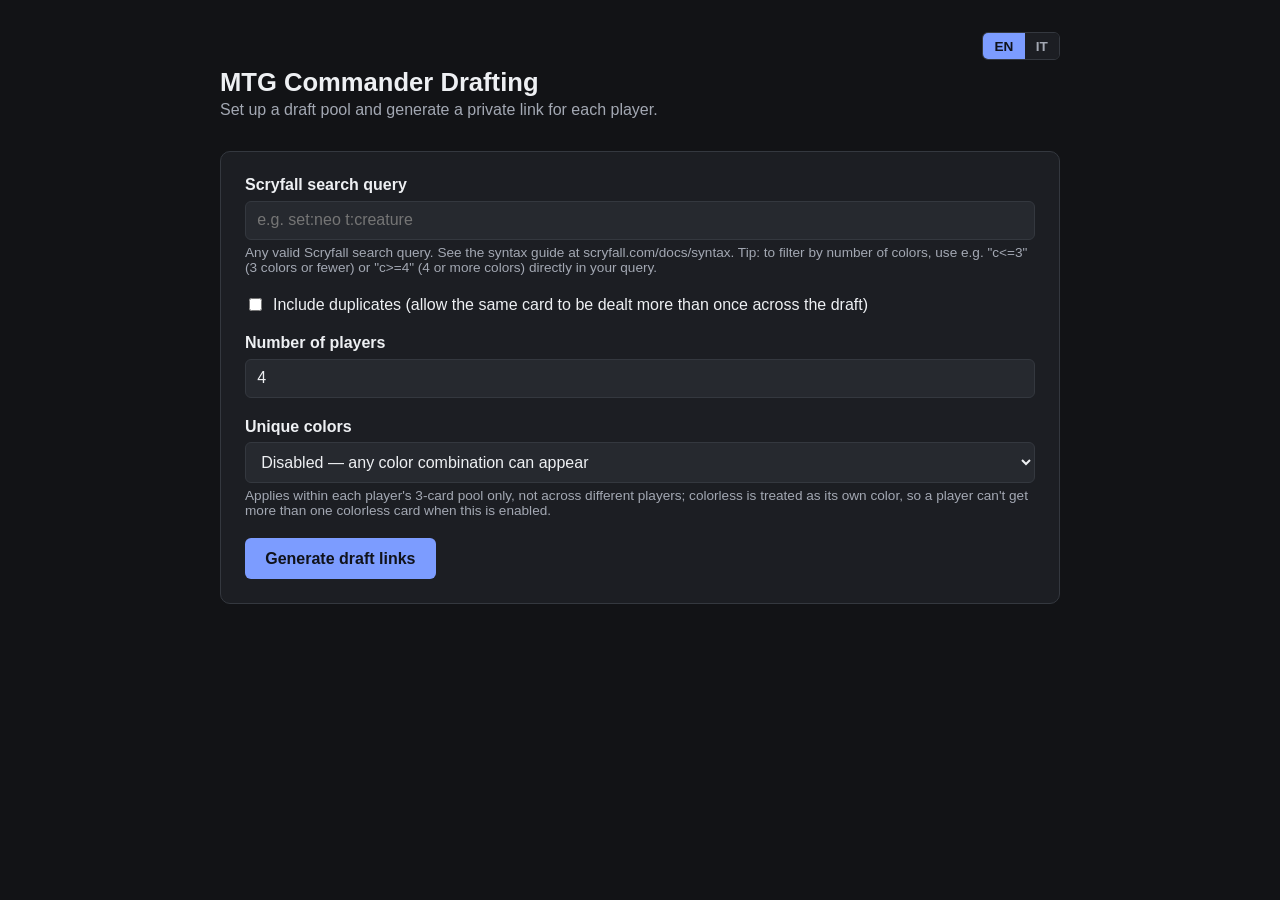
<file: index.html>
<!doctype html>
<html lang="en">
<head>
  <meta charset="utf-8" />
  <meta name="viewport" content="width=device-width, initial-scale=1" />
  <title>MTG Commander Drafting — Host</title>
  <link rel="stylesheet" href="css/styles.css" />
</head>
<body>
  <div class="wrap">
    <div class="top-bar">
      <div id="lang-switcher" class="lang-switcher"></div>
    </div>

    <h1 data-i18n="host.h1">MTG Commander Drafting</h1>
    <p class="subtitle" data-i18n="host.subtitle">Set up a draft pool and generate a private link for each player.</p>

    <div class="card">
      <form id="draft-form">
        <div class="field">
          <label for="scryfall-query" data-i18n="host.queryLabel">Scryfall search query</label>
          <input type="text" id="scryfall-query" data-i18n-placeholder="host.queryPlaceholder" placeholder="e.g. set:neo t:creature" required />
          <div class="hint" data-i18n="host.queryHint">Any valid Scryfall search query. See the syntax guide at scryfall.com/docs/syntax.</div>
        </div>

        <div class="field checkbox-field">
          <input type="checkbox" id="include-duplicates" />
          <label for="include-duplicates" data-i18n="host.duplicatesLabel">Include duplicates (allow the same card to be dealt more than once across the draft)</label>
        </div>

        <div class="field">
          <label for="num-players" data-i18n="host.numPlayersLabel">Number of players</label>
          <input type="number" id="num-players" min="1" step="1" value="4" required />
        </div>

        <div class="field">
          <label for="unique-colors" data-i18n="host.uniqueColorsLabel">Unique colors</label>
          <select id="unique-colors">
            <option value="disabled" data-i18n="host.uniqueColorsOptionDisabled">Disabled — any color combination can appear</option>
            <option value="default" data-i18n="host.uniqueColorsOptionDefault">Default — no two cards in a player's pool share the exact same colors</option>
            <option value="strict" data-i18n="host.uniqueColorsOptionStrict">Strict — a color can appear in only one card per player's pool, even combined with others</option>
          </select>
          <div class="hint" data-i18n="host.uniqueColorsHint">Applies within each player's 3-card pool only, not across different players; colorless is treated as its own color, so a player can't get more than one colorless card when this is enabled.</div>
        </div>

        <button type="submit" class="primary" id="submit-btn" data-i18n="host.submit">Generate draft links</button>
      </form>

      <div id="status" class="status hidden"></div>
    </div>

    <div id="results" class="card hidden" style="margin-top: 1.5rem;">
      <h2 data-i18n="host.resultsH2">Player links</h2>
      <p id="results-summary" class="results-summary"></p>
      <div id="player-list"></div>
    </div>
  </div>

  <script src="js/scryfall.js"></script>
  <script src="js/encoding.js"></script>
  <script src="js/sampling.js"></script>
  <script src="js/i18n.js"></script>
  <script src="js/host.js"></script>
</body>
</html>
</file>
<file: css/styles.css>
:root {
  color-scheme: light dark;
  --bg: #121316;
  --surface: #1c1e23;
  --surface-2: #26292f;
  --border: #34383f;
  --text: #eef0f3;
  --text-dim: #a3a8b3;
  --accent: #7c9cff;
  --accent-text: #10121a;
  --error: #ff8080;
  --error-bg: #3a1f21;
  --radius: 10px;
}

* {
  box-sizing: border-box;
}

body {
  margin: 0;
  min-height: 100vh;
  background: var(--bg);
  color: var(--text);
  font-family: -apple-system, BlinkMacSystemFont, "Segoe UI", Roboto, Helvetica, Arial, sans-serif;
}

.wrap {
  max-width: 880px;
  margin: 0 auto;
  padding: 2rem 1.25rem 4rem;
}

h1 {
  font-size: 1.6rem;
  margin: 0 0 0.25rem;
}

.subtitle {
  color: var(--text-dim);
  margin: 0 0 2rem;
}

.card {
  background: var(--surface);
  border: 1px solid var(--border);
  border-radius: var(--radius);
  padding: 1.5rem;
}

.field {
  margin-bottom: 1.25rem;
}

.field label {
  display: block;
  font-weight: 600;
  margin-bottom: 0.4rem;
}

.field .hint {
  color: var(--text-dim);
  font-size: 0.85rem;
  margin-top: 0.35rem;
}

input[type="text"],
input[type="number"],
select {
  width: 100%;
  padding: 0.6rem 0.7rem;
  background: var(--surface-2);
  border: 1px solid var(--border);
  border-radius: 6px;
  color: var(--text);
  font-size: 1rem;
}

.identity-row {
  display: flex;
  gap: 1rem;
  flex-wrap: wrap;
}

.identity-row label {
  display: flex;
  align-items: center;
  gap: 0.4rem;
  font-weight: 400;
}

.checkbox-field {
  display: flex;
  align-items: center;
  gap: 0.5rem;
}

.checkbox-field label {
  font-weight: 400;
  margin: 0;
}

button {
  font-size: 1rem;
  font-weight: 600;
  padding: 0.65rem 1.2rem;
  border-radius: 6px;
  border: 1px solid transparent;
  cursor: pointer;
}

button.primary {
  background: var(--accent);
  color: var(--accent-text);
}

button.primary:disabled {
  opacity: 0.6;
  cursor: default;
}

button.secondary {
  background: var(--surface-2);
  color: var(--text);
  border-color: var(--border);
}

.status {
  margin-top: 1rem;
  color: var(--text-dim);
}

.status.error {
  color: var(--error);
  background: var(--error-bg);
  border: 1px solid var(--error);
  border-radius: 6px;
  padding: 0.75rem 1rem;
}

.hidden {
  display: none !important;
}

.results-summary {
  margin-bottom: 1rem;
  color: var(--text-dim);
}

.player-row {
  display: flex;
  align-items: center;
  gap: 0.6rem;
  margin-bottom: 0.6rem;
}

.player-row .player-label {
  min-width: 5.5rem;
  color: var(--text-dim);
}

.player-row input[type="text"] {
  flex: 1;
}

.player-row button {
  flex-shrink: 0;
}

.player-row button.copied {
  background: #4caf7d;
  color: #0b1a12;
  border-color: #4caf7d;
}

.cards-row {
  display: flex;
  gap: 1.5rem;
  flex-wrap: wrap;
  justify-content: center;
  margin: 2rem 0;
}

.card-option {
  background: var(--surface);
  border: 1px solid var(--border);
  border-radius: var(--radius);
  padding: 1rem;
  width: 260px;
  text-align: center;
}

.card-option img {
  width: 100%;
  border-radius: 6px;
  margin-bottom: 0.75rem;
}

.card-option h3 {
  margin: 0 0 1rem;
  font-size: 1.05rem;
}

.luck-row {
  text-align: center;
  margin: 1.5rem 0;
}

.luck-row p {
  color: var(--text-dim);
  margin-bottom: 0.75rem;
}

.result-view {
  text-align: center;
}

.result-view img {
  max-width: 300px;
  width: 100%;
  border-radius: 10px;
  margin: 1rem 0;
}

.card-option img,
.result-view img {
  cursor: zoom-in;
  transition: transform 0.15s ease;
}

.card-option img:hover,
.result-view img:hover {
  transform: scale(1.03);
}

.modal-overlay {
  position: fixed;
  inset: 0;
  background: rgba(0, 0, 0, 0.85);
  display: flex;
  align-items: center;
  justify-content: center;
  padding: 2rem;
  cursor: zoom-out;
  z-index: 1000;
}

.modal-overlay img {
  max-width: 90vw;
  max-height: 90vh;
  border-radius: 12px;
  box-shadow: 0 10px 40px rgba(0, 0, 0, 0.6);
}

.top-bar {
  display: flex;
  justify-content: flex-end;
  margin-bottom: 0.5rem;
}

.lang-switcher {
  display: inline-flex;
  border: 1px solid var(--border);
  border-radius: 6px;
  overflow: hidden;
}

.lang-btn {
  background: var(--surface);
  color: var(--text-dim);
  border: none;
  border-radius: 0;
  padding: 0.35rem 0.7rem;
  font-size: 0.85rem;
}

.lang-btn.active {
  background: var(--accent);
  color: var(--accent-text);
  cursor: default;
}

.rules-details {
  background: var(--surface);
  border: 1px solid var(--border);
  border-radius: var(--radius);
  padding: 1rem 1.25rem;
  margin-bottom: 2rem;
}

.rules-details summary {
  cursor: pointer;
  font-weight: 600;
}

.rules-content {
  margin-top: 1rem;
}

.rules-content p {
  color: var(--text-dim);
  line-height: 1.5;
}

.rules-content ul {
  color: var(--text-dim);
  line-height: 1.6;
  padding-left: 1.25rem;
}

.rules-content h3 {
  margin: 1.5rem 0 0.75rem;
  font-size: 1.05rem;
}

.banned-grid {
  display: grid;
  grid-template-columns: repeat(auto-fill, minmax(200px, 1fr));
  gap: 1.25rem;
}

.banned-group h4 {
  margin: 0 0 0.4rem;
  font-size: 0.95rem;
}

.banned-group ol {
  color: var(--text-dim);
  margin: 0;
  padding-left: 1.25rem;
  font-size: 0.9rem;
  line-height: 1.5;
}
</file>
